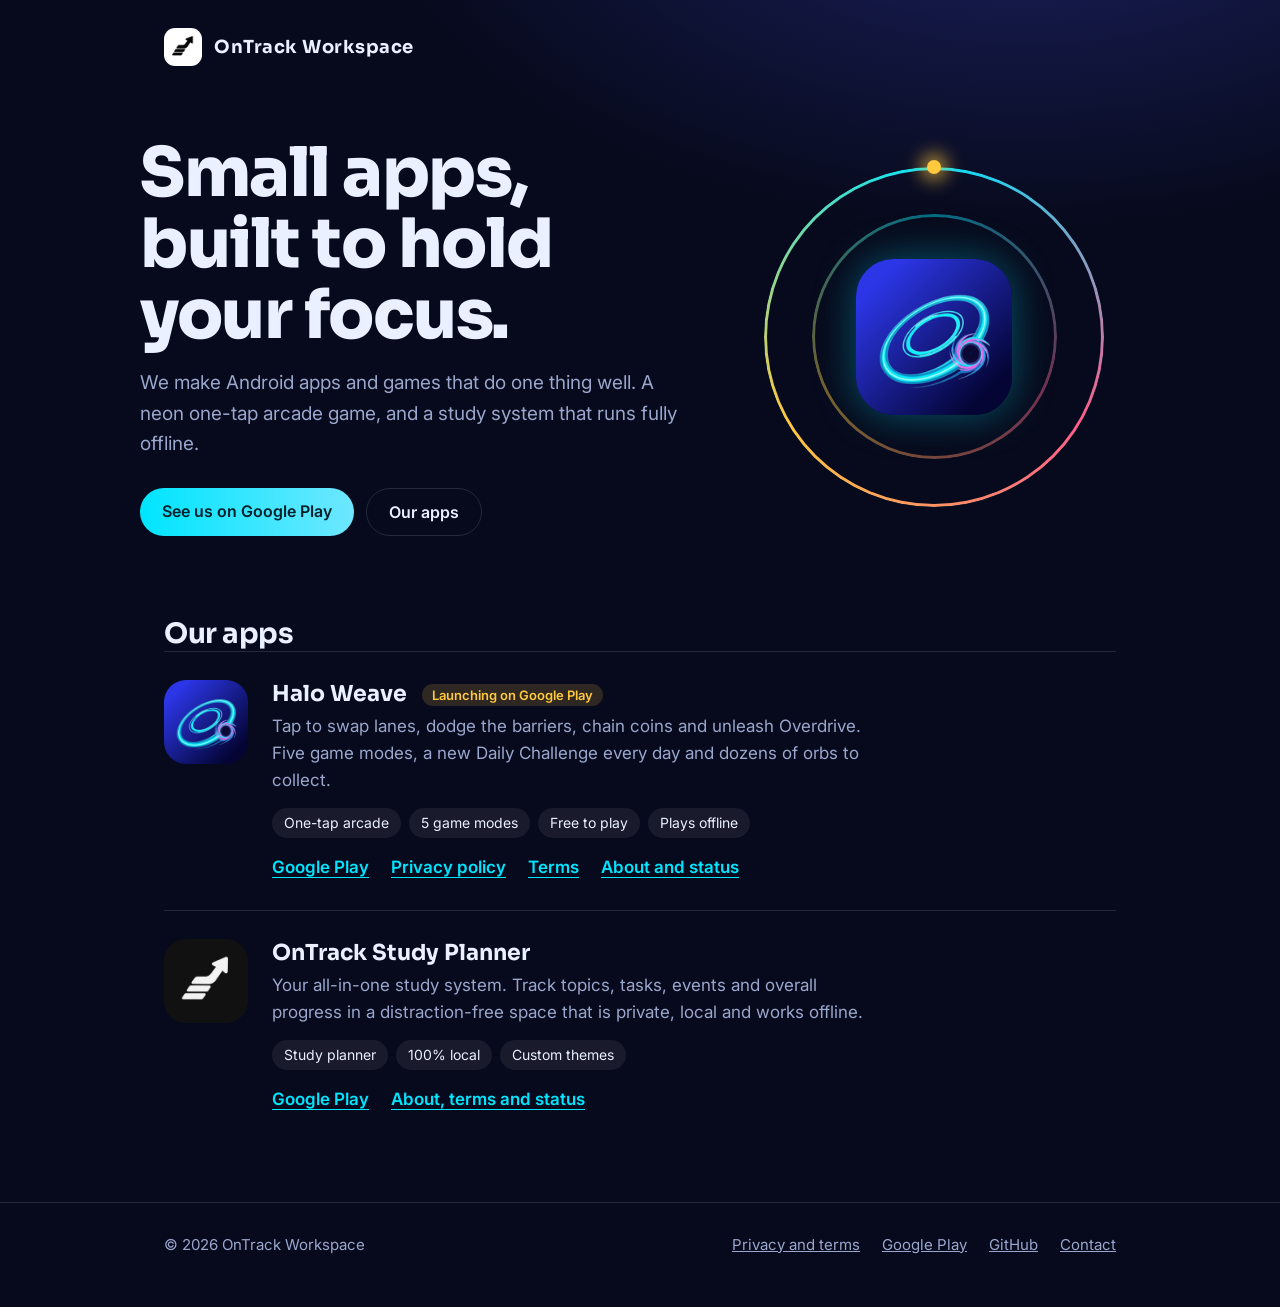
<file: index.html>
<!DOCTYPE html>
<html lang="en">
<head>
<meta charset="utf-8">
<meta name="viewport" content="width=device-width, initial-scale=1">
<title>OnTrack Workspace</title>
<meta name="description" content="OnTrack Workspace makes focused apps and games for Android: Halo Weave and OnTrack.">
<link rel="icon" href="ontrack-workspace-logo.png">
<link rel="preconnect" href="https://fonts.googleapis.com">
<link rel="preconnect" href="https://fonts.gstatic.com" crossorigin>
<link href="https://fonts.googleapis.com/css2?family=Sora:wght@500;700;800&family=Inter:wght@400;500;600&display=swap" rel="stylesheet">
<link rel="stylesheet" href="style.css">
</head>
<body>
<header><div class="wrap"><a class="brand" href="#"><img src="ontrack-workspace-logo.png" alt="">OnTrack Workspace</a></div></header>
<main>
<div class="wrap hero">
  <div>
    <h1>Small apps, built to hold your focus.</h1>
    <p class="lead">We make Android apps and games that do one thing well. A neon one-tap arcade game, and a study system that runs fully offline.</p>
    <div class="btns">
      <a class="btn main" href="https://play.google.com/store/apps/dev?id=7050463144123830729">See us on Google Play</a>
      <a class="btn" href="#apps">Our apps</a>
    </div>
  </div>
  <div class="halo" aria-hidden="true"><i></i><i></i><b></b><img src="halo-weave-icon.png" alt=""></div>
</div>

<section id="apps"><div class="wrap">
  <h2>Our apps</h2>
  <div class="app">
    <div class="tile"><img src="halo-weave-icon.png" alt="Halo Weave icon"></div>
    <div>
      <h3>Halo Weave <span class="status">Launching on Google Play</span></h3>
      <p>Tap to swap lanes, dodge the barriers, chain coins and unleash Overdrive. Five game modes, a new Daily Challenge every day and dozens of orbs to collect.</p>
      <div class="tags"><span>One-tap arcade</span><span>5 game modes</span><span>Free to play</span><span>Plays offline</span></div>
      <div class="links">
        <a href="https://play.google.com/store/apps/details?id=com.ontrackworkspace.haloweave">Google Play</a>
        <a href="https://gist.github.com/SIBASHU/3f111568ffd872a8a9c52d3447098a27">Privacy policy</a>
        <a href="https://gist.github.com/SIBASHU/6a8e34c7420be03f712954da2422f8cc">Terms</a>
        <a href="https://github.com/OnTrack-Workspace/Halo-Weave">About and status</a>
      </div>
    </div>
  </div>
  <div class="app">
    <div class="tile"><img src="ontrack-icon.png" alt="OnTrack Study Planner icon"></div>
    <div>
      <h3>OnTrack Study Planner</h3>
      <p>Your all-in-one study system. Track topics, tasks, events and overall progress in a distraction-free space that is private, local and works offline.</p>
      <div class="tags"><span>Study planner</span><span>100% local</span><span>Custom themes</span></div>
      <div class="links">
        <a href="https://play.google.com/store/apps/details?id=com.blazefr.ontrack">Google Play</a>
        <a href="https://github.com/OnTrack-Workspace/OnTrack">About, terms and status</a>
      </div>
    </div>
  </div>
</div></section>
</main>
<footer><div class="wrap">
  <span>&copy; <script>document.write(new Date().getFullYear())</script> OnTrack Workspace</span>
  <nav>
    <a href="policies.html">Privacy and terms</a>
    <a href="https://play.google.com/store/apps/dev?id=7050463144123830729">Google Play</a>
    <a href="https://github.com/OnTrack-Workspace">GitHub</a>
    <a href="mailto:ontrack.sibashu@gmail.com">Contact</a>
  </nav>
</div></footer>
</body>
</html>
</file>
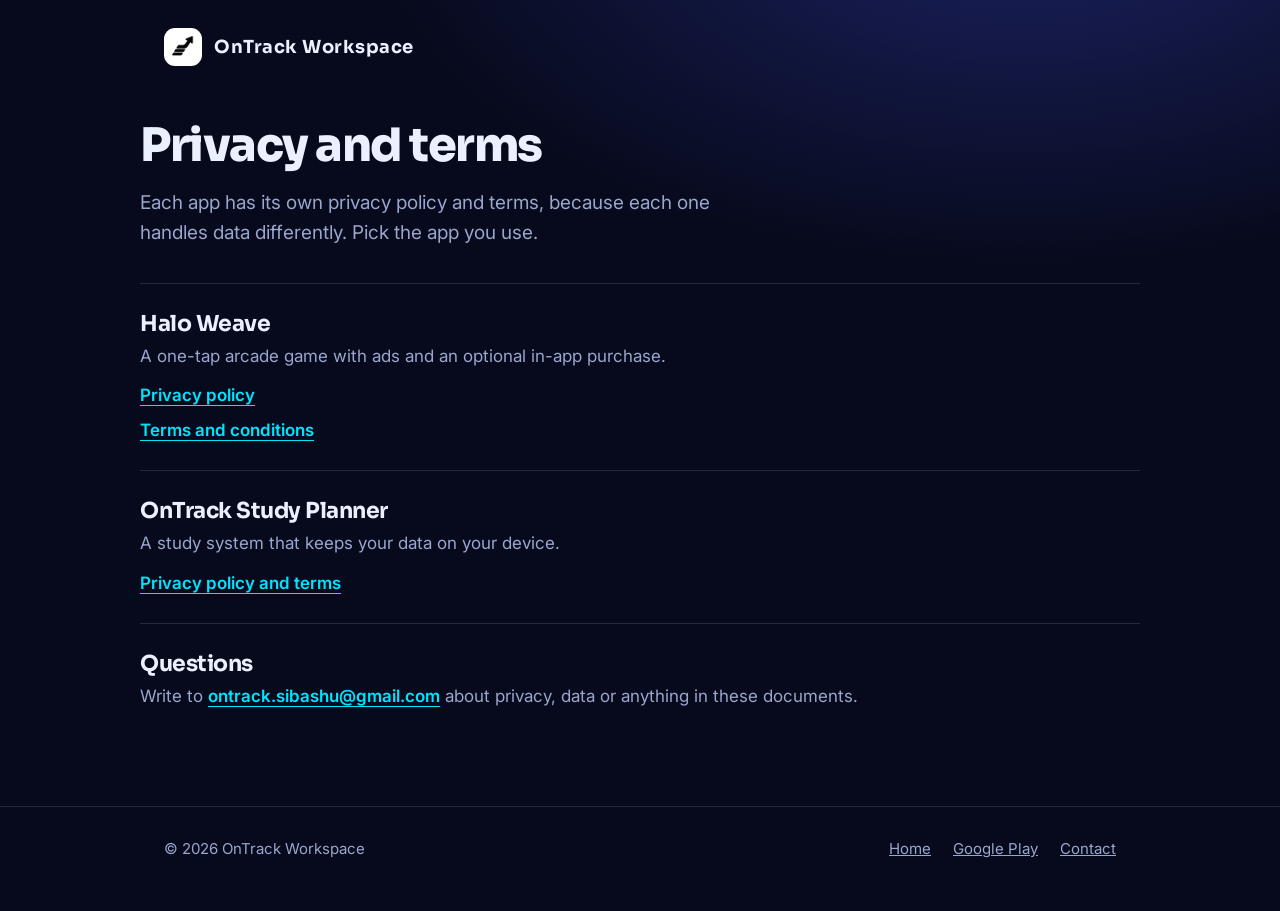
<file: policies.html>
<!DOCTYPE html>
<html lang="en">
<head>
<meta charset="utf-8">
<meta name="viewport" content="width=device-width, initial-scale=1">
<title>Privacy and terms | OnTrack Workspace</title>
<meta name="description" content="Privacy policies and terms for each OnTrack Workspace app.">
<link rel="icon" href="ontrack-workspace-logo.png">
<link rel="preconnect" href="https://fonts.googleapis.com">
<link rel="preconnect" href="https://fonts.gstatic.com" crossorigin>
<link href="https://fonts.googleapis.com/css2?family=Sora:wght@500;700;800&family=Inter:wght@400;500;600&display=swap" rel="stylesheet">
<link rel="stylesheet" href="style.css">
</head>
<body>
<header><div class="wrap"><a class="brand" href="index.html"><img src="ontrack-workspace-logo.png" alt="">OnTrack Workspace</a></div></header>
<main><div class="wrap doc">
  <h1>Privacy and terms</h1>
  <p class="lead">Each app has its own privacy policy and terms, because each one handles data differently. Pick the app you use.</p>
  <div class="pol">
    <h2>Halo Weave</h2>
    <p>A one-tap arcade game with ads and an optional in-app purchase.</p>
    <ul>
      <li><a href="https://gist.github.com/SIBASHU/3f111568ffd872a8a9c52d3447098a27">Privacy policy</a></li>
      <li><a href="https://gist.github.com/SIBASHU/6a8e34c7420be03f712954da2422f8cc">Terms and conditions</a></li>
    </ul>
  </div>
  <div class="pol">
    <h2>OnTrack Study Planner</h2>
    <p>A study system that keeps your data on your device.</p>
    <ul>
      <li><a href="https://github.com/OnTrack-Workspace/OnTrack">Privacy policy and terms</a></li>
    </ul>
  </div>
  <div class="pol">
    <h2>Questions</h2>
    <p>Write to <a href="mailto:ontrack.sibashu@gmail.com">ontrack.sibashu@gmail.com</a> about privacy, data or anything in these documents.</p>
  </div>
</div></main>
<footer><div class="wrap">
  <span>&copy; <script>document.write(new Date().getFullYear())</script> OnTrack Workspace</span>
  <nav>
    <a href="index.html">Home</a>
    <a href="https://play.google.com/store/apps/dev?id=7050463144123830729">Google Play</a>
    <a href="mailto:ontrack.sibashu@gmail.com">Contact</a>
  </nav>
</div></footer>
</body>
</html>
</file>
<file: style.css>
:root{--bg:#070A1C;--bg2:#0E1330;--ink:#EAF0FF;--mute:#9AA6CC;--cyan:#00E5FF;--gold:#FFC83D;--pink:#FF5C8A;--line:rgba(255,255,255,.12)}
*{box-sizing:border-box;margin:0}
html{scroll-behavior:smooth}
body{background:radial-gradient(1100px 600px at 80% -10%,#1b2160 0%,transparent 60%),var(--bg);color:var(--ink);font:400 17px/1.6 Inter,system-ui,sans-serif;min-height:100vh}
a{color:inherit}
:focus-visible{outline:3px solid var(--cyan);outline-offset:3px;border-radius:6px}
.wrap{max-width:1000px;margin:0 auto;padding:0 24px}
header{padding:28px 0}
.brand{display:inline-flex;align-items:center;gap:12px;font:700 18px Sora,sans-serif;letter-spacing:.5px;text-decoration:none}
.brand img{width:38px;height:38px;border-radius:11px}
.hero{display:grid;grid-template-columns:1.15fr .85fr;gap:32px;align-items:center;padding:36px 0 70px}
h1{font:800 clamp(40px,7vw,68px)/1.04 Sora,sans-serif;letter-spacing:-1.5px}
.lead{color:var(--mute);font-size:19px;max-width:30em;margin-top:18px}
.btns{display:flex;flex-wrap:wrap;gap:12px;margin-top:28px}
.btn{display:inline-block;padding:13px 22px;border-radius:999px;font:600 16px Inter,sans-serif;text-decoration:none;border:1px solid var(--line);transition:transform .15s,background .15s}
.btn:hover{transform:translateY(-2px);background:rgba(255,255,255,.07)}
.btn.main{background:linear-gradient(90deg,var(--cyan),#6ee7ff);color:#04202a;border:0}
.btn.main:hover{background:linear-gradient(90deg,#33ecff,#9bf0ff)}
/* the memorable thing: a halo with a spark that keeps orbiting */
.halo{position:relative;width:min(340px,80vw);aspect-ratio:1;margin:0 auto}
.halo i{position:absolute;inset:0;border-radius:50%;border:3px solid transparent;background:conic-gradient(from 0deg,var(--cyan),var(--pink),var(--gold),var(--cyan)) border-box;-webkit-mask:linear-gradient(#000 0 0) padding-box,linear-gradient(#000 0 0);-webkit-mask-composite:xor;mask-composite:exclude;filter:drop-shadow(0 0 14px rgba(0,229,255,.55))}
.halo i:nth-child(2){inset:14%;opacity:.45;filter:none}
.halo img{position:absolute;inset:27%;width:46%;border-radius:24%;box-shadow:0 0 40px rgba(0,229,255,.35)}
.halo b{position:absolute;inset:0;animation:spin 7s linear infinite}
.halo b::after{content:"";position:absolute;top:-7px;left:calc(50% - 7px);width:14px;height:14px;border-radius:50%;background:var(--gold);box-shadow:0 0 18px 6px rgba(255,200,61,.7)}
@keyframes spin{to{transform:rotate(360deg)}}
h2{font:700 28px Sora,sans-serif;letter-spacing:-.5px}
section{padding:10px 0 60px}
.app{display:grid;grid-template-columns:auto 1fr;gap:24px;padding:28px 0;border-top:1px solid var(--line)}
.tile{width:84px;height:84px;border-radius:22px;display:grid;place-items:center;font:800 28px Sora,sans-serif;overflow:hidden}
.tile img{width:100%;height:100%;object-fit:cover}
.app h3{font:700 22px Sora,sans-serif}
.app p{color:var(--mute);margin-top:6px;max-width:36em}
.tags{display:flex;flex-wrap:wrap;gap:8px;margin-top:14px}
.tags span{font-size:14px;padding:4px 12px;border-radius:999px;background:rgba(255,255,255,.07)}
.links{display:flex;flex-wrap:wrap;gap:10px 22px;margin-top:16px;font-weight:600}
.links a{color:var(--cyan);text-underline-offset:4px}
.status{display:inline-block;margin-left:10px;font:600 13px Inter,sans-serif;padding:3px 10px;border-radius:999px;background:rgba(255,200,61,.16);color:var(--gold);vertical-align:middle}
footer{border-top:1px solid var(--line);padding:30px 0 50px;color:var(--mute);font-size:15px}
footer .wrap{display:flex;flex-wrap:wrap;gap:12px 28px;justify-content:space-between}
footer nav{display:flex;flex-wrap:wrap;gap:8px 22px}
@media(max-width:760px){.hero{grid-template-columns:1fr;padding-bottom:40px}.halo{order:-1;width:min(240px,70vw)}.app{grid-template-columns:1fr}}
@media(prefers-reduced-motion:reduce){.halo b{animation:none}.btn{transition:none}}
.doc{padding:20px 0 70px}
.doc h1{font-size:clamp(32px,5vw,46px);margin-bottom:10px}
.doc .lead{margin-bottom:34px}
.pol{padding:26px 0;border-top:1px solid var(--line)}
.pol h2{font-size:22px}
.pol p{color:var(--mute);margin-top:6px}
.pol ul{list-style:none;padding:0;margin-top:12px;display:grid;gap:8px}
.pol a{color:var(--cyan);text-underline-offset:4px;font-weight:600}
</file>
